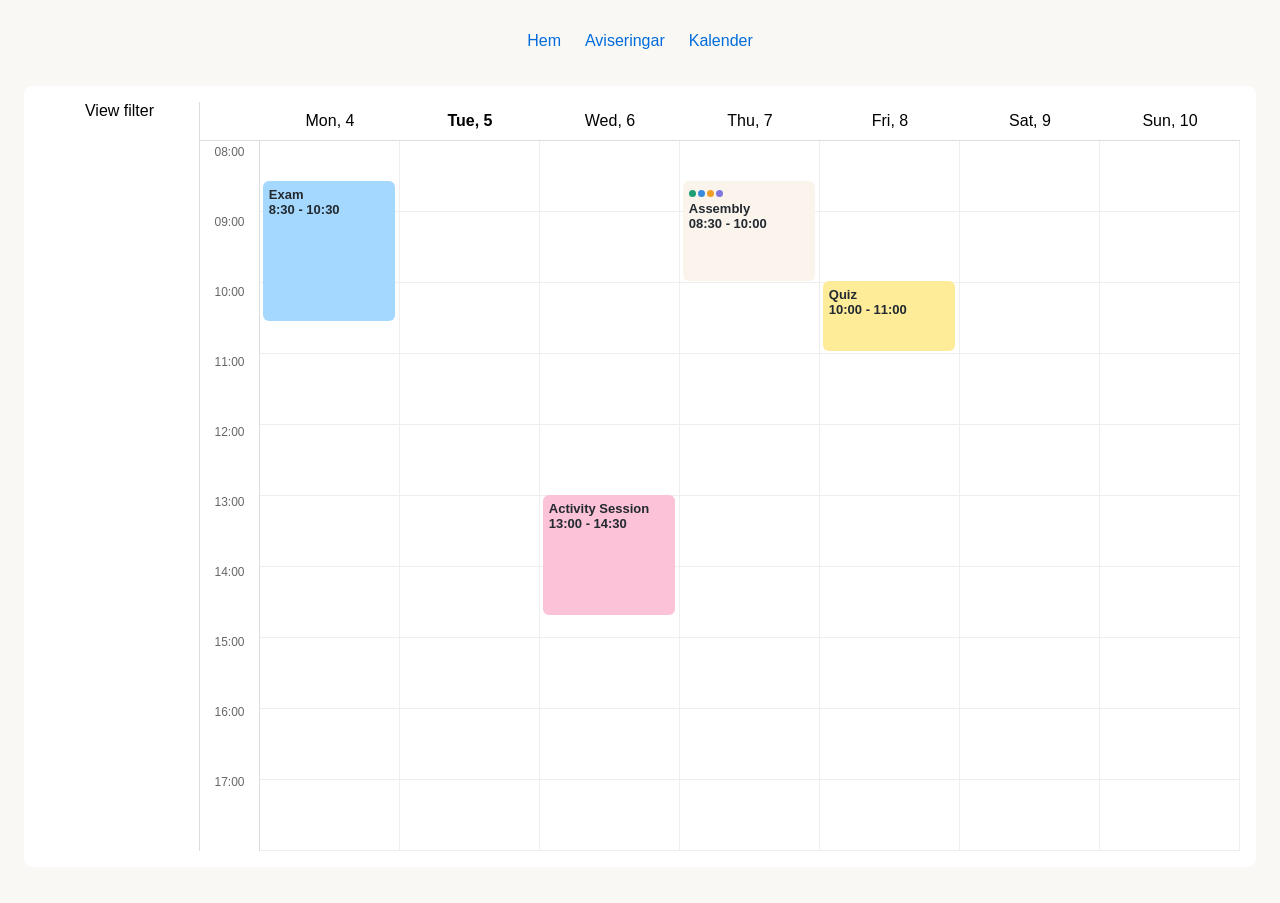
<file: docs/index.html>
<!DOCTYPE html>
<html lang="en">

<head>
    <meta charset="UTF-8">
    <title>Learnpoint Schedule Events</title>
    <meta name="description" content="This site was created by Piko">
    <meta name="viewport" content="width=device-width, initial-scale=1.0">
    <link rel="stylesheet" href="style.css" />
</head>

<body>
    <aside>
<nav>
    <a href="/index.html">Hem</a>
     <a href="/index.html">Aviseringar</a>
    <a href="/calendar.html">Kalender</a>
</nav>
</aside>
    <main>
        <div class="calendar">

    <div class="calendar__sidebar">
        View filter
    </div>

    <div class="calendar__main">
        <!-- Header -->
        <div class="calendar__header">
            <div></div>
            <div class="calendar__day">Mon, 4</div>
            <div class="calendar__day CURRENT">Tue, 5</div>
            <div class="calendar__day">Wed, 6</div>
            <div class="calendar__day">Thu, 7</div>
            <div class="calendar__day">Fri, 8</div>
            <div class="calendar__day">Sat, 9</div>
            <div class="calendar__day">Sun, 10</div>
        </div>

        <div class="calendar__grid">
            <!-- Time column -->
            <div class="calendar__grid-times">
                <div class="calendar__grid-time">08:00</div>
                <div class="calendar__grid-time">09:00</div>
                <div class="calendar__grid-time">10:00</div>
                <div class="calendar__grid-time">11:00</div>
                <div class="calendar__grid-time">12:00</div>
                <div class="calendar__grid-time">13:00</div>
                <div class="calendar__grid-time">14:00</div>
                <div class="calendar__grid-time">15:00</div>
                <div class="calendar__grid-time">16:00</div>
                <div class="calendar__grid-time">17:00</div>
            </div>

            <!-- Grid -->
            <div class="calendar__grid-days">

                <!-- Monday -->
                <div class="calendar__grid-day">
                    <div class="calendar__grid-slot"></div>
                    <div class="calendar__grid-slot"></div>
                    <div class="calendar__grid-slot"></div>
                    <div class="calendar__grid-slot"></div>
                    <div class="calendar__grid-slot"></div>
                    <div class="calendar__grid-slot"></div>
                    <div class="calendar__grid-slot"></div>
                    <div class="calendar__grid-slot"></div>
                    <div class="calendar__grid-slot"></div>
                    <div class="calendar__grid-slot"></div>

                    <div class="calendar__grid-event exam">Exam
                        <div>8:30 - 10:30</div>
                    </div>
                </div>

                <!-- Tuesday -->
                <div class="calendar__grid-day">
                    <div class="calendar__grid-slot"></div>
                    <div class="calendar__grid-slot"></div>
                    <div class="calendar__grid-slot"></div>
                    <div class="calendar__grid-slot"></div>
                    <div class="calendar__grid-slot"></div>
                    <div class="calendar__grid-slot"></div>
                    <div class="calendar__grid-slot"></div>
                    <div class="calendar__grid-slot"></div>
                    <div class="calendar__grid-slot"></div>
                    <div class="calendar__grid-slot"></div>
                </div>

                <!-- Wednesday -->
                <div class="calendar__grid-day">
                    <div class="calendar__grid-slot"></div>
                    <div class="calendar__grid-slot"></div>
                    <div class="calendar__grid-slot"></div>
                    <div class="calendar__grid-slot"></div>
                    <div class="calendar__grid-slot"></div>
                    <div class="calendar__grid-slot"></div>
                    <div class="calendar__grid-slot"></div>
                    <div class="calendar__grid-slot"></div>
                    <div class="calendar__grid-slot"></div>
                    <div class="calendar__grid-slot"></div>

                    <div class="calendar__grid-event activity">Activity Session
                        <div>13:00 - 14:30</div>
                    </div>
                </div>

                <!-- Thursday -->
                <div class="calendar__grid-day">
                    <div class="calendar__grid-slot"></div>
                    <div class="calendar__grid-slot"></div>
                    <div class="calendar__grid-slot"></div>
                    <div class="calendar__grid-slot"></div>
                    <div class="calendar__grid-slot"></div>
                    <div class="calendar__grid-slot"></div>
                    <div class="calendar__grid-slot"></div>
                    <div class="calendar__grid-slot"></div>
                    <div class="calendar__grid-slot"></div>
                    <div class="calendar__grid-slot"></div>
                    <div class="calendar__grid-event multiple-groups">
                        <div class="calendar__event-dots">
                            <div class="calendar__event-dot" style="background: rgb(29, 158, 117);"></div>
                            <div class="calendar__event-dot" style="background: rgb(55, 138, 221);"></div>
                            <div class="calendar__event-dot" style="background: rgb(239, 159, 39);"></div>
                            <div class="calendar__event-dot" style="background: rgb(127, 119, 221);"></div>
                        </div>
                        <div>Assembly</div>
                        <div>08:30 - 10:00</div>
                    </div>
                </div>

                <!-- Friday -->
                <div class="calendar__grid-day">
                    <div class="calendar__grid-slot"></div>
                    <div class="calendar__grid-slot"></div>
                    <div class="calendar__grid-slot"></div>
                    <div class="calendar__grid-slot"></div>
                    <div class="calendar__grid-slot"></div>
                    <div class="calendar__grid-slot"></div>
                    <div class="calendar__grid-slot"></div>
                    <div class="calendar__grid-slot"></div>
                    <div class="calendar__grid-slot"></div>
                    <div class="calendar__grid-slot"></div>

                    <div class="calendar__grid-event quiz">Quiz
                        <div>10:00 - 11:00</div>
                    </div>

                </div>

                <!-- Saturday -->
                <div class="calendar__grid-day">
                    <div class="calendar__grid-slot"></div>
                    <div class="calendar__grid-slot"></div>
                    <div class="calendar__grid-slot"></div>
                    <div class="calendar__grid-slot"></div>
                    <div class="calendar__grid-slot"></div>
                    <div class="calendar__grid-slot"></div>
                    <div class="calendar__grid-slot"></div>
                    <div class="calendar__grid-slot"></div>
                    <div class="calendar__grid-slot"></div>
                    <div class="calendar__grid-slot"></div>
                </div>

                <!-- Sunday -->
                <div class="calendar__grid-day">
                    <div class="calendar__grid-slot"></div>
                    <div class="calendar__grid-slot"></div>
                    <div class="calendar__grid-slot"></div>
                    <div class="calendar__grid-slot"></div>
                    <div class="calendar__grid-slot"></div>
                    <div class="calendar__grid-slot"></div>
                    <div class="calendar__grid-slot"></div>
                    <div class="calendar__grid-slot"></div>
                    <div class="calendar__grid-slot"></div>
                    <div class="calendar__grid-slot"></div>
                </div>
            </div>
        </div>
    </div>
</div>
    </main>
</body>

</html>
</file>
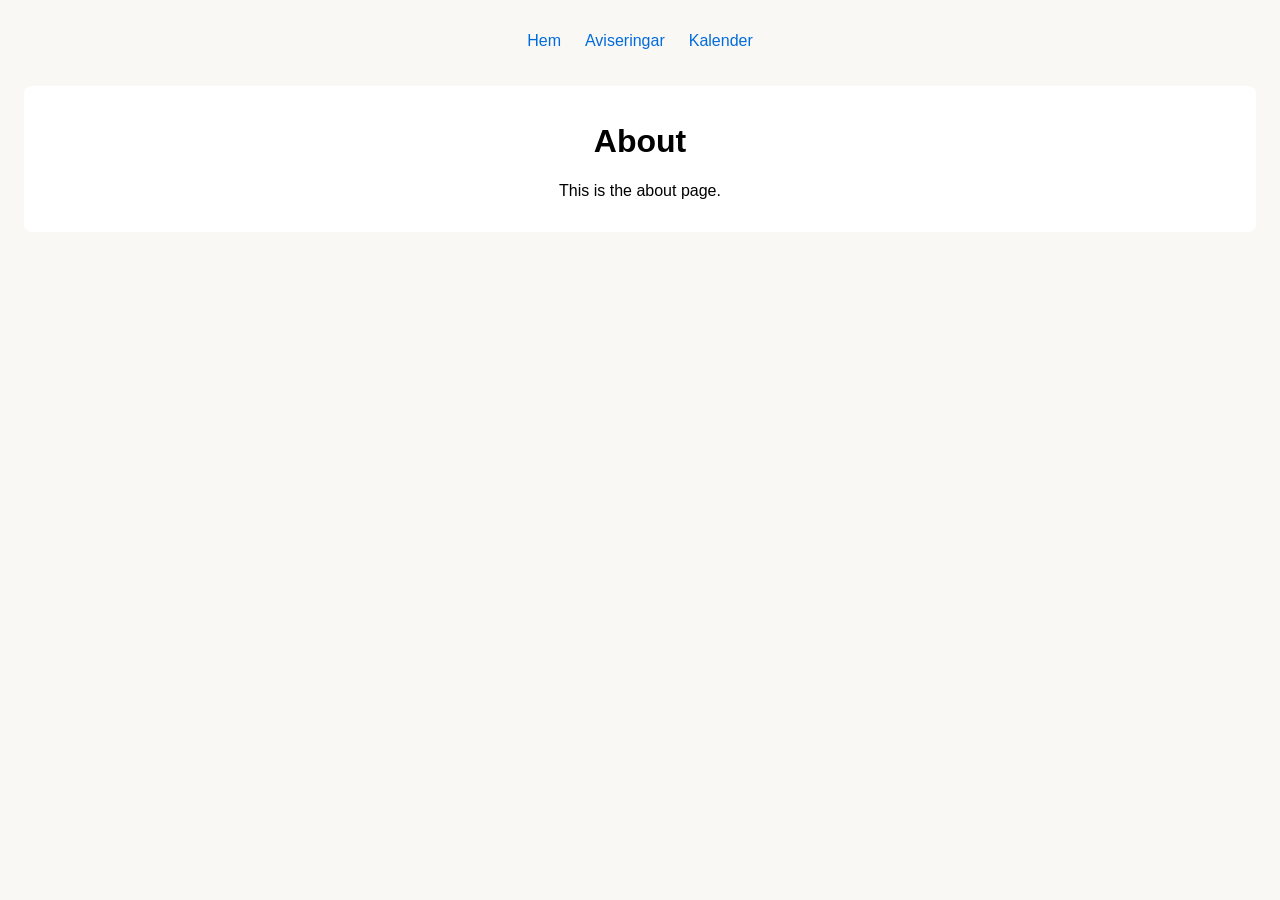
<file: docs/about.html>
<!DOCTYPE html>
<html lang="en">

<head>
    <meta charset="UTF-8">
    <title>About</title>
    <meta name="description" content="We're all about fast sites">
    <meta name="viewport" content="width=device-width, initial-scale=1.0">
    <link rel="stylesheet" href="style.css" />
</head>

<body>
    <aside>
<nav>
    <a href="/index.html">Hem</a>
     <a href="/index.html">Aviseringar</a>
    <a href="/calendar.html">Kalender</a>
</nav>
</aside>
    <main>
        <h1>About</h1>
<p>This is the about page.</p>

    </main>
</body>

</html>
</file>
<file: docs/style.css>
body {
    font-family: -apple-system, 'Segoe UI', sans-serif;
    background-color:hsl(38 35% 97% / 1);
}

nav {
    margin: 2em 0 1em;
    text-align: center;
    display: flex;
    gap: 24px;
    justify-content: center;
}

nav a {
    text-decoration: none;
    color: rgb(0, 107, 219);
}

main {
    max-width: 1200px;
    margin: 36px auto;
    padding: 1em;
    border-radius: .5em;
    background-color: #fff;
    text-align: center;
}

.calendar {
    display: grid;
    grid-template-columns: 160px 1fr;
}


.calendar__main {
    display: grid;
    grid-template-rows: auto 1fr;
    /* height: 100vh; */
}

.calendar__header {
    display: grid;
    grid-template-columns: 60px repeat(7, 1fr);
    border-bottom: 1px solid #ddd;
}

.calendar__sidebar {
    border-right: 1px solid #ddd;
}

.calendar__day {
    padding: 10px;
    text-align: center;
}

.calendar__day.CURRENT {
    font-weight: bold;
}

/* Main layout */
.calendar__grid {
    display: grid;
    grid-template-columns: 60px 1fr;
}


.calendar__grid-times {
    border-right: 1px solid #ddd;
}

.calendar__grid-time {
    height: 70px;
    font-size: 12px;
    color: #666;
    padding: 4px;
    box-sizing: border-box;
}

.calendar__grid-days {
    display: grid;
    grid-template-columns: repeat(7, 1fr);
}

.calendar__grid-day {
    position: relative;
    border-right: 1px solid #eee;
}

.calendar__grid-slot {
    height: 70px;
    border-bottom: 1px solid #eee;
}

.calendar__grid-event {
    position: absolute;
    left: 2%;
    width: 95%;
    color: #222930;
    border-radius: 6px;
    padding: 6px;
    font-size: 13px;
    font-weight: 600;
    box-sizing: border-box;
    text-align: left;
}

.calendar__grid-event.multiple-groups {
    top: 40px;
    height: 100px;
    background: #faf4ec;
}

.calendar__grid-event.exam {
    top: 40px;
    height: 140px;
    background: #a5d8ff;
}

.calendar__grid-event.activity {
    top: 354px;
    height: 120px;
    background: #fcc2d7;
}

.calendar__grid-event.quiz {
    top: 140px;
    height: 70px;
    background: #ffec99;
}

.calendar__event-dots {
    display: flex;
    gap: 2px;
    align-items: center;
    margin-top: 3px;
    margin-bottom: 4px;
}

.calendar__event-dot {
    width: 7px;
    height: 7px;
    border-radius: 50%;
    flex-shrink: 0;
}
</file>
